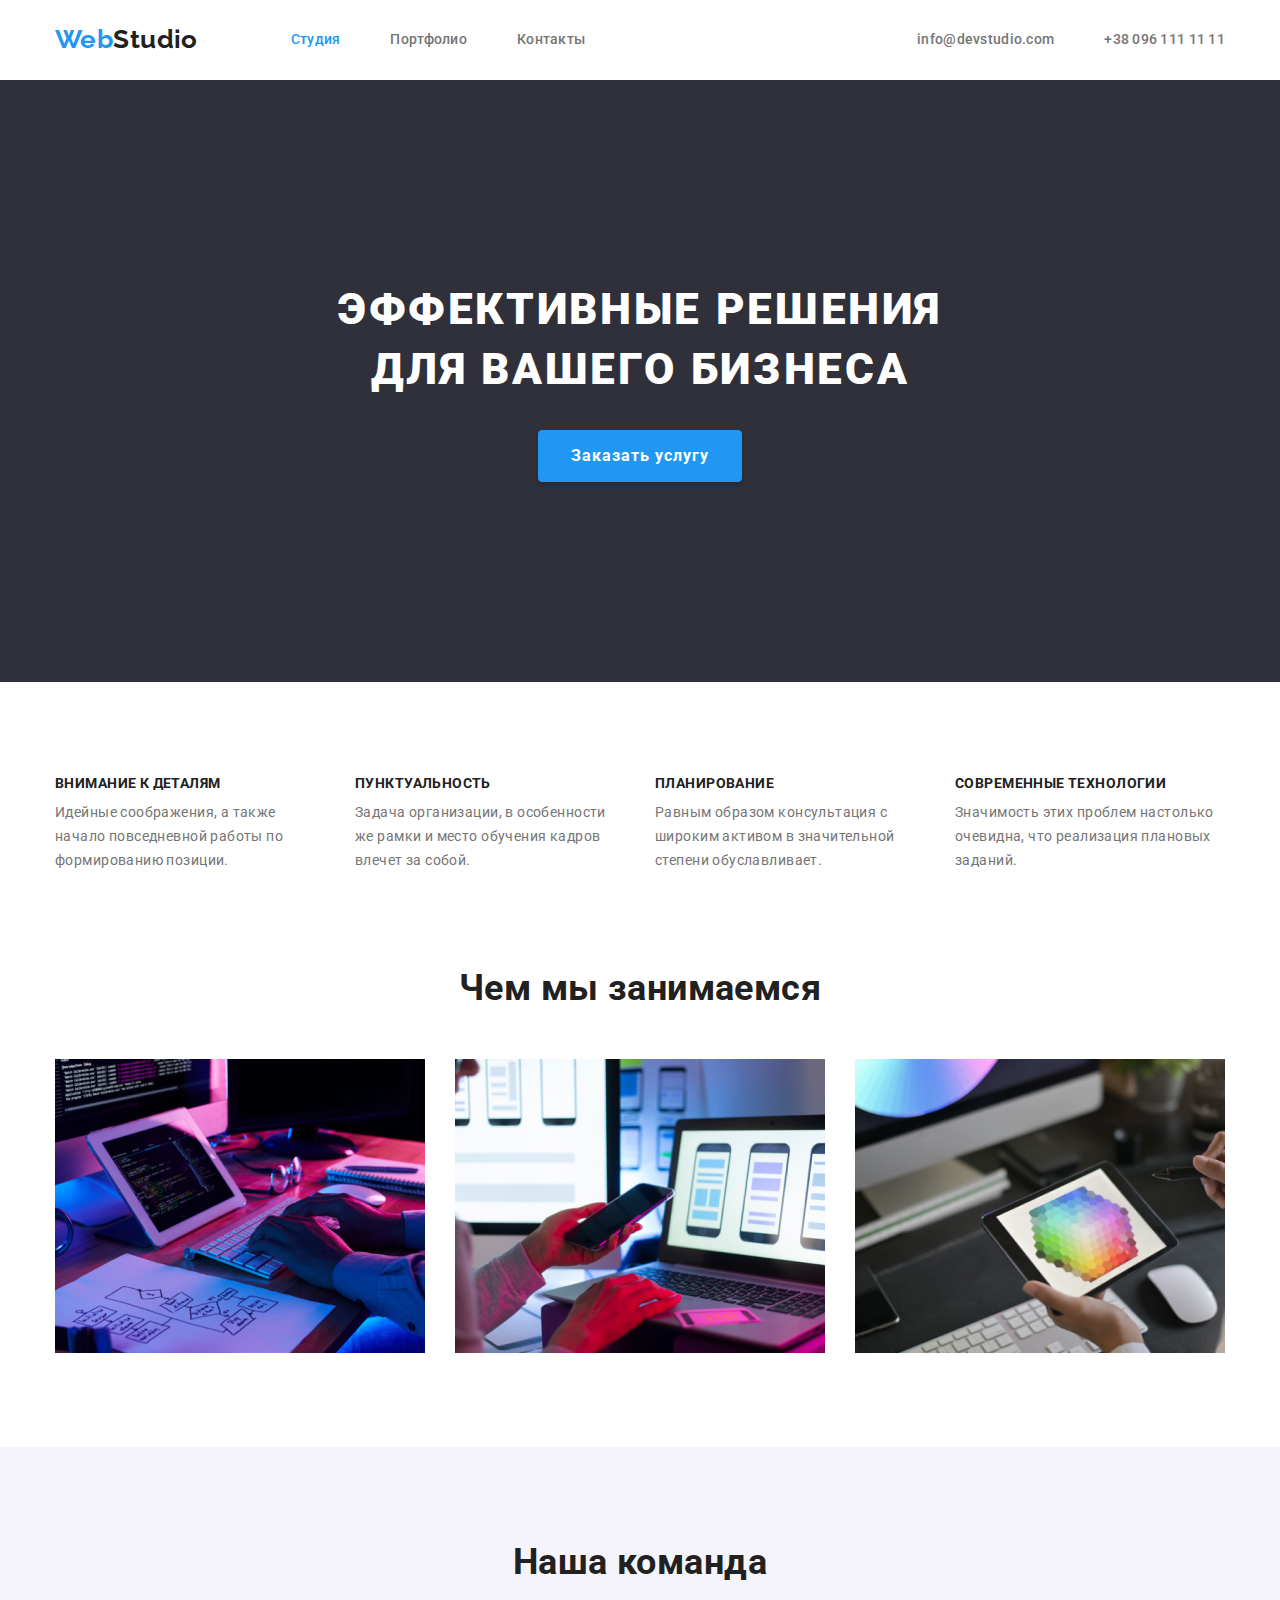
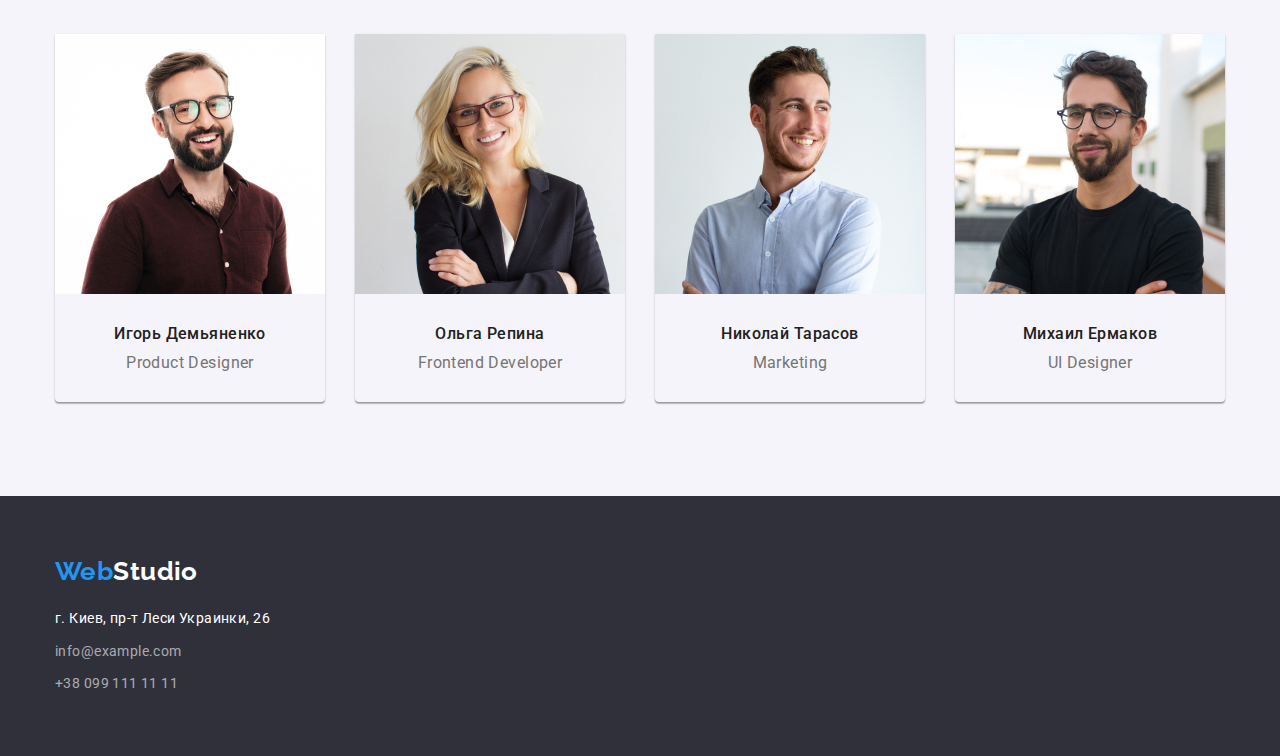
<file: index.html>
<!DOCTYPE html>
<html lang="ru">

<head>
    <meta charset="UTF-8">
    <meta name="viewport" content="width=device-width, initial-scale=1.0">
    <title>hw-3</title>

    <link rel="preconnect" href="https://fonts.gstatic.com">
    <link
        href="https://fonts.googleapis.com/css2?family=Raleway:wght@700&family=Roboto:wght@400;500;700;900&display=swap"
        rel="stylesheet">

    <link rel="stylesheet"
        href="https://cdnjs.cloudflare.com/ajax/libs/modern-normalize/1.0.0/modern-normalize.min.css">

    <link rel="stylesheet" href="./css/main.css">
</head>

<body>
    <!-- шапка сайта -->
    <header class=" header ">
        <div class="container">
            <nav class="site-nav">
                <a href="index.html" class="logo"> <span class="logo-blue">Web</span>Studio</a>
                <ul class="site-nav-list list">
                    <li class="site-nav-item">
                        <a href="./index.html" class="site-nav-link link current">Студия</a>
                    </li>
                    <li class="site-nav-item">
                        <a href="./portfolio.html" class="site-nav-link link">Портфолио</a>
                    </li>
                    <li class="site-nav-item">
                        <a href="" class="site-nav-link link">Контакты</a>
                    </li>
                </ul>
            </nav>

            <ul class="contact-nav-list list">
                <li class="contact-nav-item">
                    <a href="mailto:info@devstudio.com" class="contact-nav-link link"
                        target="_blank">info@devstudio.com</a>
                </li>
                <li class="contact-nav-item">
                    <a href="tel:+380961111111" class="contact-nav-link link">+38 096 111 11 11</a>
                </li>
            </ul>
        </div>
    </header>

    <main>
        <!-- Герой -->
        <section class="hero">
            <h1 class="hero-title">Эффективные решения<br> для вашего бизнеса</h1>
            <button class="button primary" type="button">Заказать услугу</button>
        </section>

        <!--Выгоды от сотрудничества  -->
        <section class="feature section-padding">
            <div class="container">
                <!-- этот заголовок скроется css -->
                <h2 class="section-title visually-hidden">Выгоды от сотрудничества</h2>
                <ul class="feature-list list">
                    <li class="feature-list-item">
                        <h3 class="feature-title">Внимание к деталям</h3>
                        <p class="feature-text">Идейные соображения, а также начало повседневной работы по формированию
                            позиции.</p>
                    </li>
                    <li class="feature-list-item">
                        <h3 class="feature-title">Пунктуальность</h3>
                        <p class="feature-text">Задача организации, в особенности же рамки и место обучения кадров
                            влечет за
                            собой.</p>
                    </li>
                    <li class="feature-list-item">
                        <h3 class="feature-title">Планирование</h3>
                        <p class="feature-text">Равным образом консультация с широким активом в значительной степени
                            обуславливает.</p>
                    </li>
                    <li class="feature-list-item">
                        <h3 class="feature-title">Современные технологии</h3>
                        <p class="feature-text">Значимость этих проблем настолько очевидна, что реализация плановых
                            заданий.
                        </p>
                    </li>
                </ul>
            </div>

        </section>

        <!-- Чем мы занимаемся -->
        <section class="directions">
            <div class="container">
                <h2 class="section-title">Чем мы занимаемся</h2>
                <ul class="directions-list list">
                    <li class="directions-list-item">
                        <img src="./images/what-are-we-doing/img-pc.jpg" alt="изображение компьютера" width="370"
                            height="294">
                    </li>
                    <li class="directions-list-item">
                        <img src="./images/what-are-we-doing/img-tel.jpg" alt="изображение мобильного телефона"
                            width="370" height="294">
                    </li>
                    <li class="directions-list-item">
                        <img src="./images/what-are-we-doing/img-icon.jpg" alt="изображение цветной картинки"
                            width="370" height="294">
                    </li>
                </ul>
            </div>
        </section>

        <!-- Наша команда -->
        <section class="time section-padding">
            <div class="container">
                <h2 class="section-title">Наша команда</h2>
                <ul class="time-list list">
                    <li class="time-list-item">
                        <img class="time-image" src="./images/our-team/employee-one-1x.jpg"
                            alt="фото первого сотрудника" width="270" height="260">
                        <div class="time-list-info">
                            <h3 class="time-title">Игорь Демьяненко</h3>
                            <p class="time-text" lang="en">Product Designer</p>
                        </div>

                    </li>
                    <li class="time-list-item">
                        <img class="time-image" src="./images/our-team/employee-two-1x.jpg"
                            alt="фото второго сотрудника" width="270" height="260">
                        <div class="time-list-info">
                            <h3 class="time-title">Ольга Репина</h3>
                            <p class="time-text" lang="en">Frontend Developer</p>
                        </div>

                    </li>
                    <li class="time-list-item">
                        <img class="time-image" src="./images/our-team/employee-three-1x.jpg"
                            alt="фото третьего сотрудника" width="270" height="260">
                        <div class="time-list-info">
                            <h3 class="time-title">Николай Тарасов</h3>
                            <p class="time-text" lang="en">Marketing</p>
                        </div>

                    </li>
                    <li class="time-list-item">
                        <img class="time-image" src="./images/our-team/employee-four-1x.jpg"
                            alt="фото четвертого сотрудника" width="270" height="260">
                        <div class="time-list-info">
                            <h3 class="time-title">Михаил Ермаков</h3>
                            <p class="time-text" lang="en">UI Designer</p>
                        </div>

                    </li>
                </ul>
            </div>
        </section>

    </main>

    <footer class="footer">
        <div class="container">
            <a href="index.html" class="logo"> <span class="logo-blue">Web</span><span
                    class="logo-white">Studio</span></a>
            <address class="address">
                <p class="footer-address">г. Киев, пр-т Леси Украинки, 26</p>
                <ul class="footer-address-list list">
                    <li class="footer-address-list-item">
                        <a href="mailto:info@example.com" class="footer-tel link" target="_blank">info@example.com</a>
                    </li>
                    <li class="footer-address-list-item">
                        <a href="tel:+380991111111" class="footer-tel link">+38 099 111 11 11</a>
                    </li>
                </ul>
            </address>
        </div>
    </footer>

</body>

</html>
</file>
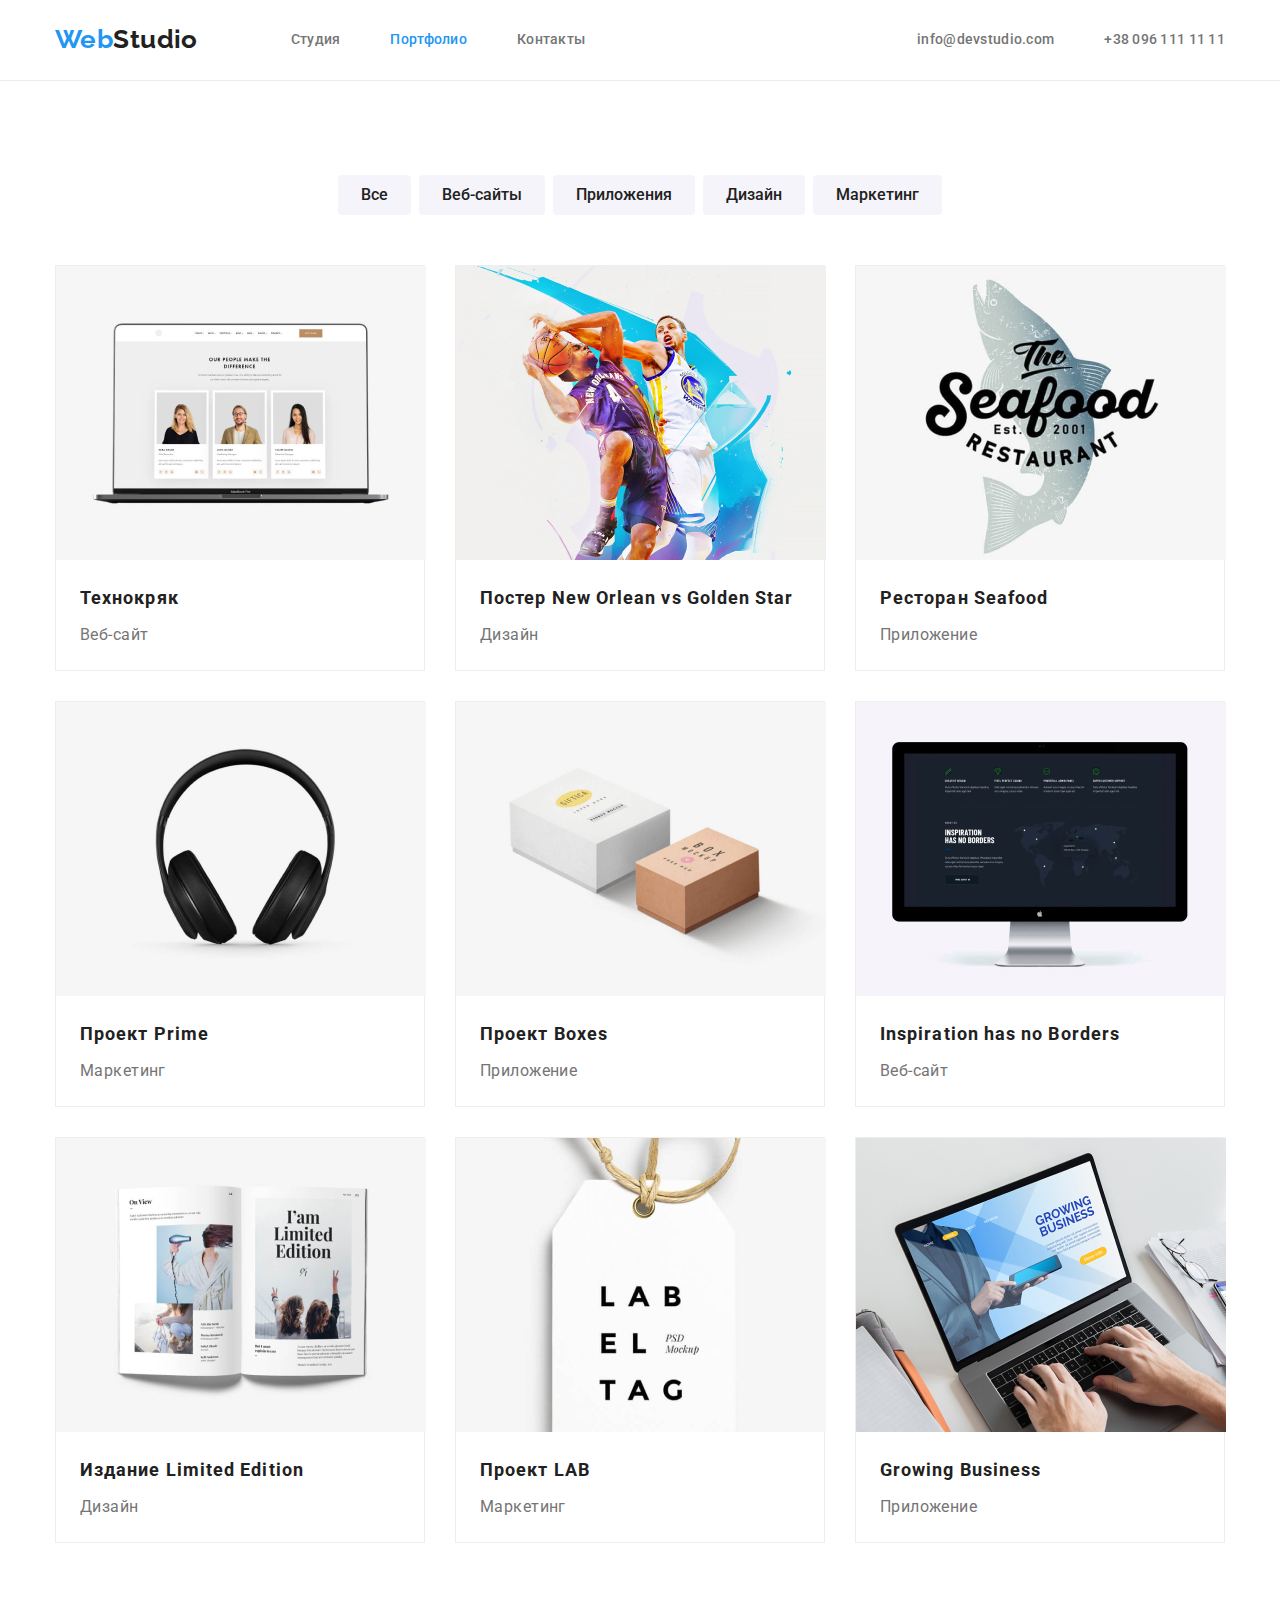
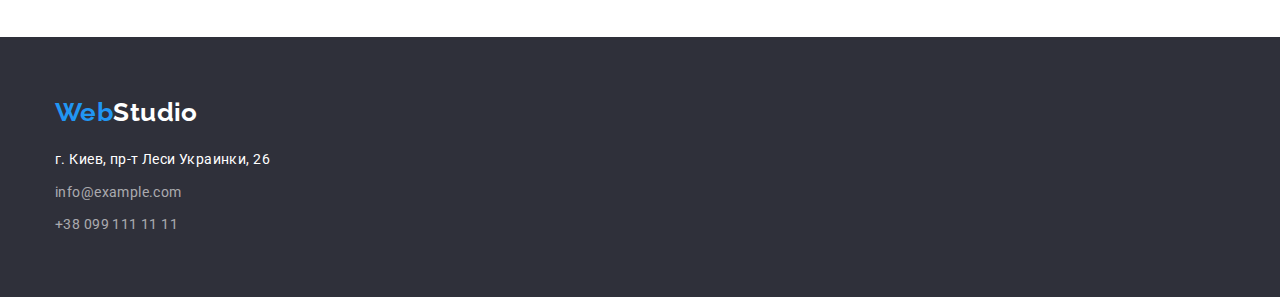
<file: portfolio.html>
<!DOCTYPE html>
<html lang="ru">

<head>
    <meta charset="UTF-8">
    <meta name="viewport" content="width=device-width, initial-scale=1.0">
    <title>hw-3</title>

    <link rel="preconnect" href="https://fonts.gstatic.com">
    <link
        href="https://fonts.googleapis.com/css2?family=Raleway:wght@700&family=Roboto:wght@400;500;700;900&display=swap"
        rel="stylesheet">

    <link rel="stylesheet"
        href="https://cdnjs.cloudflare.com/ajax/libs/modern-normalize/1.0.0/modern-normalize.min.css">

    <link rel="stylesheet" href="./css/main.css">
</head>

<body>
    <!-- шапка сайта -->
    <header class=" header portfolio">
        <div class="container">
            <nav class="site-nav">
                <a href="index.html" class="logo"> <span class="logo-blue">Web</span>Studio</a>
                <ul class="site-nav-list list">
                    <li class="site-nav-item">
                        <a href="./index.html" class="site-nav-link link">Студия</a>
                    </li>
                    <li class="site-nav-item">
                        <a href="./portfolio.html" class="site-nav-link link current">Портфолио</a>
                    </li>
                    <li class="site-nav-item">
                        <a href="" class="site-nav-link link">Контакты</a>
                    </li>
                </ul>
            </nav>

            <ul class="contact-nav-list list">
                <li class="contact-nav-item">
                    <a href="mailto:info@devstudio.com" class="contact-nav-link link"
                        target="_blank">info@devstudio.com</a>
                </li>
                <li class="contact-nav-item">
                    <a href="tel:+380961111111" class="contact-nav-link link">+38 096 111 11 11</a>
                </li>
            </ul>
        </div>
    </header>

    <main>
        <section class="works section-padding">
            <div class="container">
                <!-- этот заголовок скроется css -->
                <h1 class="section-title visually-hidden">Наши работы</h1>

                <ul class="buttons-list list">
                    <li class="buttons-list-item">
                        <button class="button secondary" type="button">Все</button>
                    </li>
                    <li class="buttons-list-item">
                        <button class="button secondary" type="button">Веб-сайты</button>
                    </li>
                    <li class="buttons-list-item">
                        <button class="button secondary" type="button">Приложения</button>
                    </li>
                    <li class="buttons-list-item">
                        <button class="button secondary" type="button">Дизайн</button>
                    </li>
                    <li class="buttons-list-item">
                        <button class="button secondary" type="button">Маркетинг</button>
                    </li>
                </ul>

                <ul class="kard-list list">
                    <li class="kard-list-item">
                        <a href="./portfolio.html" class="link">
                            <img src="./images/our-works/our-work-1.jpg" width="370" height="294"
                                alt="пример первой работы">
                            <div class="kard-list-info">
                                <h2 class="kard-list-title">Технокряк</h2>
                                <p class="kard-list-text">Веб-сайт</p>
                            </div>

                        </a>
                    </li>
                    <li class="kard-list-item">
                        <a href="./portfolio.html" class="link">
                            <img src="./images/our-works/our-work-2.jpg" width="370" height="294"
                                alt="пример второй работы">
                            <div class="kard-list-info">
                                <h2 class="kard-list-title">Постер <span lang="en">New Orlean vs Golden Star</span></h2>
                                <p class="kard-list-text">Дизайн</p>
                            </div>

                        </a>
                    </li>
                    <li class="kard-list-item">
                        <a href="./portfolio.html" class="link">
                            <img src="./images/our-works/our-work-3.jpg" width="370" height="294"
                                alt="пример третьей работы">
                            <div class="kard-list-info">
                                <h2 class="kard-list-title">Ресторан <span lang="en">Seafood</span></h2>
                                <p class="kard-list-text">Приложение</p>
                            </div>

                        </a>
                    </li>
                    <li class="kard-list-item">
                        <a href="./portfolio.html" class="link">
                            <img src="./images/our-works/our-work-4.jpg" width="370" height="294"
                                alt="пример четвертой работы">
                            <div class="kard-list-info">
                                <h2 class="kard-list-title">Проект <span lang="en">Prime</span></h2>
                                <p class="kard-list-text">Маркетинг</p>
                            </div>

                        </a>
                    </li>
                    <li class="kard-list-item">
                        <a href="./portfolio.html" class="link">
                            <img src="./images/our-works/our-work-5.jpg" width="370" height="294"
                                alt="пример пятой работы">
                            <div class="kard-list-info">
                                <h2 class="kard-list-title">Проект <span lang="en">Boxes</span></h2>
                                <p class="kard-list-text">Приложение</p>
                            </div>

                        </a>
                    </li>
                    <li class="kard-list-item">
                        <a href="./portfolio.html" class="link">
                            <img src="./images/our-works/our-work-6.jpg" width="370" height="294"
                                alt="пример шестой работы">
                            <div class="kard-list-info">
                                <h2 class="kard-list-title" lang="en">Inspiration has no Borders</h2>
                                <p class="kard-list-text">Веб-сайт</p>
                            </div>

                        </a>
                    </li>
                    <li class="kard-list-item">
                        <a href="./portfolio.html" class="link">
                            <img src="./images/our-works/our-work-7.jpg" width="370" height="294"
                                alt="пример седьмой работы">
                            <div class="kard-list-info">
                                <h2 class="kard-list-title">Издание <span lang="en">Limited Edition</span></h2>
                                <p class="kard-list-text">Дизайн</p>
                            </div>

                        </a>
                    </li>
                    <li class="kard-list-item">
                        <a href="./portfolio.html" class="link">
                            <img src="./images/our-works/our-work-8.jpg" width="370" height="294"
                                alt="пример восьмой работы">
                            <div class="kard-list-info">
                                <h2 class="kard-list-title">Проект <span lang="en">LAB</span></h2>
                                <p class="kard-list-text">Маркетинг</p>
                            </div>

                        </a>
                    </li>
                    <li class="kard-list-item">
                        <a href="./portfolio.html" class="link">
                            <img src="./images/our-works/our-work-9.jpg" width="370" height="294"
                                alt="пример девятой работы">
                            <div class="kard-list-info">
                                <h2 class="kard-list-title" lang="en">Growing Business</h2>
                                <p class="kard-list-text">Приложение</p>
                            </div>

                        </a>
                    </li>
                </ul>
            </div>
        </section>
    </main>

    <footer class="footer">
        <div class="container">
            <a href="index.html" class="logo"> <span class="logo-blue">Web</span><span
                    class="logo-white">Studio</span></a>
            <address class="address">
                <p class="footer-address">г. Киев, пр-т Леси Украинки, 26</p>
                <ul class="footer-address-list list">
                    <li class="footer-address-list-item">
                        <a href="mailto:info@example.com" class="footer-tel link" target="_blank">info@example.com</a>
                    </li>
                    <li class="footer-address-list-item">
                        <a href="tel:+380991111111" class="footer-tel link">+38 099 111 11 11</a>
                    </li>
                </ul>
            </address>
        </div>
    </footer>
</body>

</html>
</file>
<file: css/main.css>
:root {
  --primary-white-color: #ffffff;
  --title-color: #212121;
  --text-primary-color: #757575;
  --link-contact-nav-color: #757575;
  --link-footer-color: rgba(255, 255, 255, 0.6);
  --background-secondary-color: #f5f4fa;
  --background-footer-color: #2f303a;
  --accent-color: #2196f3;
}

body {
  font-family: "Roboto", sans-serif;
  color: var(--text-primary-color);
  background-color: var(--primary-white-color);
  letter-spacing: 0.03em;
  font-size: 14px;
}

/*сброс стилей от браузера*/
h1,
h2,
h3,
h4,
h5,
h6,
p {
  margin: 0;
}

ul,
ol {
  margin: 0;
  padding: 0;
}

img {
  display: block;
}
/* END */

/* классы-утилиты */

.list {
  list-style: none;
}

.link {
  text-decoration: none;
  cursor: pointer;
}

.address {
  font-style: normal;
}

.visually-hidden {
  position: absolute;
  width: 1px;
  height: 1px;
  margin: -1px;
  border: 0;
  padding: 0;
  clip: rect(0 0 0 0);
  overflow: hidden;
}

.container {
  width: 1200px;
  padding-left: 15px;
  padding-right: 15px;
  margin-left: auto;
  margin-right: auto;

}
/* END */

/* SECTION */
.section-padding {
  padding-top: 94px;
  padding-bottom: 94px;
}

.section-title {
  margin-bottom: 50px;

  font-weight: 700;
  font-size: 36px;
  line-height: 1.17;
  text-align: center;
  color: var(--title-color);
}

/* BUTTON */
.button {
  border: 1px solid transparent;
  border-radius: 4px;

  font-family: inherit;
  font-size: 16px;
  cursor: pointer;
}
.button.primary {
  
  padding-top: 10px;
  padding-bottom: 10px;
  padding-left: 32px;
  padding-right: 32px;
  border: 1px solid var(--accent-color);
  box-shadow: 0px 4px 4px rgba(0, 0, 0, 0.15);

  font-weight: 700;
  line-height: 1.87;
  text-align: center;
  color: var(--primary-white-color);
  background-color: var(--accent-color);
  letter-spacing: 0.06em;
}

.button.secondary {
  padding-top: 6px;
  padding-bottom: 6px;
  padding-left: 22px;
  padding-right: 22px;

  border: 1px solid var(--background-secondary-color);
  font-weight: 500;
  line-height: 1.62;
  text-align: center;
  color: var(--title-color);
  background-color: var(--background-secondary-color);
}

.button.secondary:hover,
.button.secondary:focus {
  color: var(--primary-white-color);
  background-color: var(--accent-color);
}

.button.primary:hover,
.button.primary:focus {
  color: var(--primary-white-color);
}
/* BUTTON END */

/* HEADER */

.header .container {
  display: flex;
  align-items: center;
}

.site-nav {
  display: flex;
  align-items: centr;
  margin-right: auto;
}

.site-nav-list {
  display: flex;
  align-items: center;
}

.site-nav-link,
.contact-nav-link {
  display: block;
  padding-top: 32px;
  padding-bottom: 32px;
}


.site-nav-item:not(:last-child) {
  margin-right: 50px;
}

.contact-nav-list {
  display: flex;
}

.contact-nav-item:not(:last-child) {
  margin-right: 50px;
}

.logo {
  padding-top: 24px;
  padding-bottom: 24px;
  margin-right: 93px;

  font-family: "Raleway", sans-serif;
  font-weight: 700;
  font-size: 26px;
  line-height: 1.2;
  color: var(--title-color);
  text-decoration: none;
}

.logo-blue {
  color: var(--accent-color);
}

.logo-white {
  color: var(--primary-white-color);
}

.site-nav .link {
  color: var(--title-color);
}

.contact-nav .link {
  color: var(--text-primary-color);
}

.header .link {
  font-weight: 500;
  line-height: 1.14;
  letter-spacing: 0.02em;
  color: inherit;
}

.header .link:hover,
.header .link:focus {
  color: var(--accent-color);
}

.link.current {
  color: var(--accent-color);
}

.header.portfolio{
  border-bottom: 1px solid #ECECEC;;
}
/* HEADER END */

/* HERO */
.hero {
  padding-top: 200px;
  padding-bottom: 200px;
  text-align: center;

  background-color: var(--background-footer-color); 
}

.hero-title {
  margin-bottom: 30px;

  font-weight: 900;
  font-size: 44px;
  line-height: 1.36;
  letter-spacing: 0.06em;
  text-transform: uppercase;
  color: var(--primary-white-color);
}
/* HERO END */

/* FEATURE */

.feature-list {
  display: flex;
}

.feature-list-item {
  width: calc((100% - 3 * 30px) / 4);
}

.feature-list-item:not(:last-child) {
  margin-right: 30px;
}

.feature-title {
  margin-bottom: 10px;

  font-weight: 700;
  font-size: inherit;
  line-height: 1.14;
  letter-spacing: 0.03em;
  text-transform: uppercase;
  color: var(--title-color);
}

.feature-text {
  font-weight: 400;
  line-height: 1.71;
}
/* FEATURE  END*/

/* DIRECTIONS */
.directions {
  padding-bottom: 94px;
}

.directions-list {
  display: flex;
}

.directions-list-item {
  width: calc((100% - 30 * 2px) / 3);
}

.directions-list-item:not(:last-child) {
  margin-right: 30px;
}
/* DIRECTIONS END*/

/* TEAM */
.time {
  background-color: var(--background-secondary-color);
}

.time-list {
  display: flex;
}

.time-list-item {
  text-align: center;
  width: calc((100% - 3 * 30px) / 4);
  box-shadow: 0px 1px 3px rgba(0, 0, 0, 0.12), 0px 1px 1px rgba(0, 0, 0, 0.14),
    0px 2px 1px rgba(0, 0, 0, 0.2);
  border-radius: 0px 0px 4px 4px;
}

.time-list-item:not(:last-child) {
  margin-right: 30px;
}

.time-list-info{
  padding-top: 30px;
  padding-bottom: 30px;
}

.time-title {
  margin-bottom: 10px;

  font-weight: 500;
  font-size: 16px;
  line-height: 1.19;
  color: var(--title-color);
}

.time-text {
  font-weight: 400;
  font-size: 16px;
  line-height: 1.19;
}
/* TEAM END */

/* PORTFOLIO */

.buttons-list {
  display: flex;
  justify-content: center;
  margin-bottom: 50px;
}

.buttons-list-item:not(:last-child) {
  margin-right: 8px;
}

.kard-list {
  display: flex;
  flex-wrap: wrap;
}

.kard-list-item {
  width: calc((100% - 2 * 30px) / 3);
  border: 1px solid #eeeeee;
}

.kard-list-item:not(:nth-last-child(-n + 3)) {
  margin-bottom: 30px;
}

.kard-list-item:not(:nth-child(3n)) {
  margin-right: 30px;
}

.kard-list-info{
  padding-top: 20px;
  padding-bottom: 20px;
  padding-left: 24px;
  padding-right: 24px;

  background-color: var(--primary-white-color);
}

.kard-list-title {
  margin-bottom: 4px;

  font-weight: 700;
  font-size: 18px;
  line-height: 2;
  letter-spacing: 0.06em;
  color: var(--title-color);
}

.kard-list-text {
  font-weight: 400;
  font-size: 16px;
  line-height: 1.87;
  color: var(--text-primary-color);
}
/* PORTFOLIO END*/

/* FOOTER */
.footer {
  padding-top: 60px;
  padding-bottom: 60px;

  background-color: var(--background-footer-color);
}

.footer .logo {
  display: block;
  padding: 0;
  margin: 0;
  margin-bottom: 20px;
}

.footer-address,
.footer-tel {
  font-weight: 400;
  line-height: 1.7;
}

.footer-address {
  margin-bottom: 9px;

  color: var(--primary-white-color);
}

.footer-address-list-item:not(:last-child) {
  margin-bottom: 9px;
}

.footer-tel {
  color: var(--link-footer-color);
}

.footer-tel:hover,
.footer-tel:focus {
  color: var(--accent-color);
}
/* FOOTER END*/
</file>
